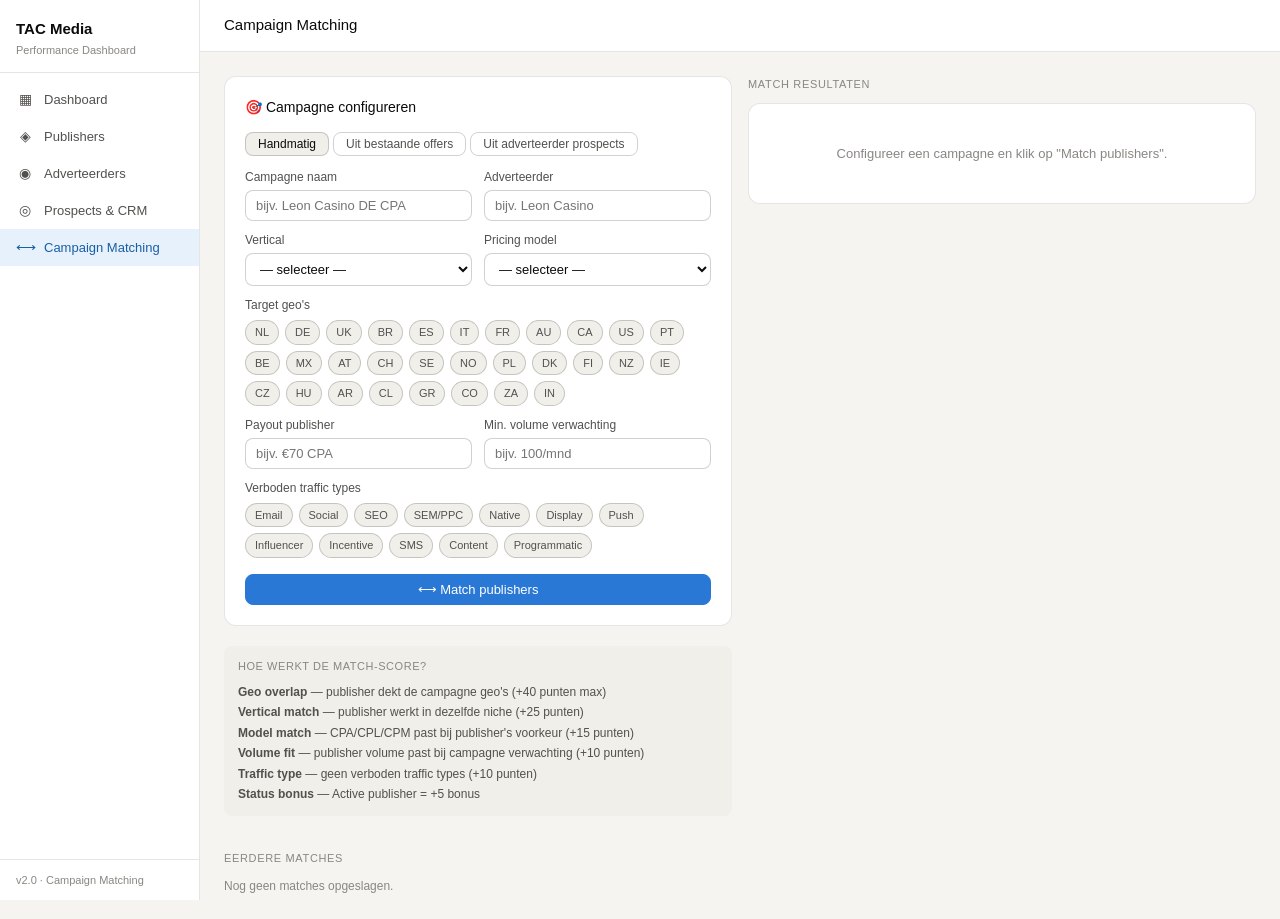
<file: matching.html>
<!DOCTYPE html>
<html lang="nl">
<head>
<meta charset="UTF-8">
<meta name="viewport" content="width=device-width, initial-scale=1.0">
<title>Campaign Matching — TAC Dashboard</title>
<link rel="manifest" href="manifest.json">
<link rel="stylesheet" href="shared.css">
<style>
.match-card { background: var(--surface); border: 0.5px solid var(--border); border-radius: 12px; padding: 16px; margin-bottom: 10px; display: grid; grid-template-columns: 1fr auto; gap: 16px; align-items: start; }
.match-card:hover { border-color: var(--accent); }
.match-name { font-size: 13px; font-weight: 500; margin-bottom: 4px; }
.match-meta { font-size: 11px; color: var(--text-muted); }
.match-right { text-align: right; }
.score-num { font-size: 24px; font-weight: 600; }
.score-label { font-size: 10px; color: var(--text-muted); text-transform: uppercase; letter-spacing: .05em; }
.score-bar-wrap { width: 80px; height: 5px; background: var(--border-strong); border-radius: 3px; overflow: hidden; margin: 4px 0 6px auto; }
.score-bar-fill { height: 100%; border-radius: 3px; }
.match-reasons { font-size: 11px; color: var(--text-sec); margin-top: 6px; }
.match-reasons span { display: inline-block; background: var(--surface2); border-radius: 4px; padding: 2px 7px; margin: 2px; border: 0.5px solid var(--border-strong); }
.match-reasons span.hit { background: var(--green-bg); color: var(--green-text); border-color: var(--green); }
.match-reasons span.warn { background: var(--amber-bg); color: var(--amber-text); border-color: var(--amber); }
.campaign-panel { background: var(--surface); border: 0.5px solid var(--border); border-radius: 12px; padding: 20px; margin-bottom: 20px; }
.campaign-panel-title { font-size: 14px; font-weight: 500; margin-bottom: 14px; display: flex; align-items: center; gap: 8px; }
.empty-match { text-align: center; padding: 40px 24px; color: var(--text-muted); font-size: 13px; background: var(--surface); border: 0.5px solid var(--border); border-radius: 12px; }
.segment { background: var(--surface2); border-radius: 8px; padding: 12px 14px; margin-bottom: 10px; }
.segment-label { font-size: 11px; font-weight: 500; color: var(--text-muted); text-transform: uppercase; letter-spacing: .05em; margin-bottom: 8px; }
.quick-offer { background: var(--surface); border: 0.5px solid var(--border); border-radius: 8px; padding: 10px 12px; cursor: pointer; transition: border-color 0.12s; margin-bottom: 6px; }
.quick-offer:hover, .quick-offer.selected { border-color: var(--accent); background: var(--accent-bg); }
.quick-offer-name { font-size: 12px; font-weight: 500; }
.quick-offer-meta { font-size: 10px; color: var(--text-muted); margin-top: 2px; }
.tab-panels > div { display: none; } .tab-panels > div.active { display: block; }
</style>
</head>
<body>

<aside class="sidebar">
  <div class="sidebar-logo">
    <div class="logo-main">TAC Media</div>
    <div class="logo-sub">Performance Dashboard</div>
  </div>
  <nav id="mainNav"></nav>
  <div class="sidebar-bottom">v2.0 · Campaign Matching</div>
</aside>

<div class="main-content">
<div class="page-header">
  <span class="page-title">Campaign Matching</span>
  <div class="page-actions">
    <span id="matchCount" style="font-size:12px;color:var(--text-muted)"></span>
  </div>
</div>

<div class="content">

<div class="grid2" style="align-items:start">

  <!-- LEFT: Campaign configurator -->
  <div>
    <div class="campaign-panel">
      <div class="campaign-panel-title">🎯 Campagne configureren</div>

      <div class="tabs" id="campModeTabs">
        <button class="tab active" onclick="setCampMode('manual',this)">Handmatig</button>
        <button class="tab" onclick="setCampMode('offer',this)">Uit bestaande offers</button>
        <button class="tab" onclick="setCampMode('prospect',this)">Uit adverteerder prospects</button>
      </div>

      <!-- Manual mode -->
      <div id="modeManual">
        <div class="form-row">
          <div class="form-group"><label>Campagne naam</label><input type="text" id="cName" placeholder="bijv. Leon Casino DE CPA"></div>
          <div class="form-group"><label>Adverteerder</label><input type="text" id="cAdvertiser" placeholder="bijv. Leon Casino"></div>
        </div>
        <div class="form-row">
          <div class="form-group"><label>Vertical</label>
            <select id="cVertical">
              <option value="">— selecteer —</option>
              <option>iGaming</option><option>Leadgen</option><option>Dating</option>
              <option>Finance</option><option>eCommerce</option><option>Health</option><option>Software</option><option>Other</option>
            </select>
          </div>
          <div class="form-group"><label>Pricing model</label>
            <select id="cModel"><option value="">— selecteer —</option>
              <option>CPA</option><option>CPL</option><option>CPM</option><option>CPS</option>
            </select>
          </div>
        </div>
        <div class="form-group" style="margin-bottom:10px"><label>Target geo's</label>
          <div class="chip-group" id="cGeoChips"></div>
        </div>
        <div class="form-row">
          <div class="form-group"><label>Payout publisher</label><input type="text" id="cPayout" placeholder="bijv. €70 CPA"></div>
          <div class="form-group"><label>Min. volume verwachting</label><input type="text" id="cVolume" placeholder="bijv. 100/mnd"></div>
        </div>
        <div class="form-group" style="margin-bottom:12px"><label>Verboden traffic types</label>
          <div class="chip-group" id="cExcludeChips"></div>
        </div>
      </div>

      <!-- From existing offers -->
      <div id="modeOffer" style="display:none">
        <div style="font-size:12px;color:var(--text-muted);margin-bottom:10px">Selecteer een bestaand Offer18 offer als basis:</div>
        <div id="quickOfferList"></div>
      </div>

      <!-- From advertiser prospects -->
      <div id="modeProspect" style="display:none">
        <div style="font-size:12px;color:var(--text-muted);margin-bottom:10px">Selecteer een adverteerder prospect om te matchen:</div>
        <div id="prospectOfferList"></div>
      </div>

      <button class="btn btn-primary" onclick="runMatch()" style="width:100%;margin-top:4px;justify-content:center">
        ⟷ Match publishers
      </button>
    </div>

    <!-- MATCH EXPLANATION -->
    <div class="segment">
      <div class="segment-label">Hoe werkt de match-score?</div>
      <div style="font-size:12px;color:var(--text-sec);line-height:1.7">
        <strong>Geo overlap</strong> — publisher dekt de campagne geo's (+40 punten max)<br>
        <strong>Vertical match</strong> — publisher werkt in dezelfde niche (+25 punten)<br>
        <strong>Model match</strong> — CPA/CPL/CPM past bij publisher's voorkeur (+15 punten)<br>
        <strong>Volume fit</strong> — publisher volume past bij campagne verwachting (+10 punten)<br>
        <strong>Traffic type</strong> — geen verboden traffic types (+10 punten)<br>
        <strong>Status bonus</strong> — Active publisher = +5 bonus
      </div>
    </div>
  </div>

  <!-- RIGHT: Match results -->
  <div>
    <div style="font-size:11px;font-weight:500;color:var(--text-muted);text-transform:uppercase;letter-spacing:.06em;margin-bottom:10px">Match resultaten</div>
    <div id="matchResults"><div class="empty-match">Configureer een campagne en klik op "Match publishers".</div></div>
  </div>

</div>

<!-- HISTORY -->
<div class="section-label">Eerdere matches</div>
<div id="matchHistory"><div style="font-size:12px;color:var(--text-muted)">Nog geen matches opgeslagen.</div></div>

</div>
</div>

<div class="toast" id="toast"></div>
<script src="nav.js"></script>
<script>
renderNav('matching');

const GEOS = ['NL','DE','UK','BR','ES','IT','FR','AU','CA','US','PT','BE','MX','AT','CH','SE','NO','PL','DK','FI','NZ','IE','CZ','HU','AR','CL','GR','CO','ZA','IN'];
const TRAFFIC_TYPES = ['Email','Social','SEO','SEM/PPC','Native','Display','Push','Influencer','Incentive','SMS','Content','Programmatic'];

let campMode = 'manual';
let selectedOffer = null;
let matchHistory = loadData('matchHistory') || [];

function loadData(key) {
  try { return JSON.parse(localStorage.getItem('tac_crm_' + key) || 'null'); } catch { return null; }
}
function saveData(key, val) {
  try { localStorage.setItem('tac_crm_' + key, JSON.stringify(val)); } catch {}
}
function showToast(msg, dur=2200) {
  const t = document.getElementById('toast');
  t.textContent = msg; t.classList.add('show');
  setTimeout(() => t.classList.remove('show'), dur);
}

// Build chips
function buildChips(id, items, selected=[]) {
  document.getElementById(id).innerHTML = items.map(item =>
    `<span class="chip ${selected.includes(item)?'selected':''}" onclick="this.classList.toggle('selected')">${item}</span>`
  ).join('');
}
buildChips('cGeoChips', GEOS);
buildChips('cExcludeChips', TRAFFIC_TYPES);

function getChips(id) {
  return [...document.querySelectorAll(`#${id} .chip.selected`)].map(c => c.textContent.trim());
}

function setCampMode(mode, el) {
  campMode = mode;
  document.querySelectorAll('#campModeTabs .tab').forEach(t=>t.classList.remove('active'));
  if(el) el.classList.add('active');
  document.getElementById('modeManual').style.display = mode==='manual' ? '' : 'none';
  document.getElementById('modeOffer').style.display = mode==='offer' ? '' : 'none';
  document.getElementById('modeProspect').style.display = mode==='prospect' ? '' : 'none';
  if (mode==='offer') renderQuickOffers();
  if (mode==='prospect') renderProspectOffers();
}

// Built-in TAC top offers for quick selection
const TAC_OFFERS = [
  {name:'Leon Casino BR CPA',advertiser:'Leon Casino',vertical:'iGaming',model:'CPA',geos:['BR'],payout:'$25–30 CPA',rej:12.0},
  {name:'Leon Casino DE CPA',advertiser:'Leon Casino',vertical:'iGaming',model:'CPA',geos:['DE'],payout:'$90 CPA',rej:30.8},
  {name:'TWIN Casino DE CPA',advertiser:'TWIN Casino',vertical:'iGaming',model:'CPA',geos:['DE'],payout:'$95 CPA',rej:19.9},
  {name:'MrPunter DE CPA',advertiser:'MrPunter',vertical:'iGaming',model:'CPA',geos:['DE'],payout:'€70 CPA',rej:10.5},
  {name:'Slott Casino DE CPA',advertiser:'Slott Casino',vertical:'iGaming',model:'CPA',geos:['DE'],payout:'$88 CPA',rej:15.0},
  {name:'Melbet BR CPA',advertiser:'Melbet',vertical:'iGaming',model:'CPA',geos:['BR'],payout:'$25 CPA',rej:29.8},
  {name:'FreeSpinGenius IT CPL',advertiser:'FreeSpinGenius',vertical:'iGaming',model:'CPL',geos:['IT'],payout:'€1.64/lead',rej:4.4},
  {name:'FreeSpinGenius UK CPL',advertiser:'FreeSpinGenius',vertical:'iGaming',model:'CPL',geos:['UK'],payout:'€1.92/lead',rej:2.9},
  {name:'Superfreebingo UK CPL',advertiser:'Superfreebingo',vertical:'iGaming',model:'CPL',geos:['UK'],payout:'£2.49/lead',rej:0.0},
  {name:'123Casinos NZ CPL',advertiser:'123Casinos',vertical:'iGaming',model:'CPL',geos:['NZ'],payout:'€2/lead',rej:0.0},
  {name:'Registreer NL CPL',advertiser:'Registreer',vertical:'iGaming',model:'CPL',geos:['NL'],payout:'€1.02/lead',rej:0.0},
  {name:'Verisure BE-NL CPL',advertiser:'Verisure',vertical:'Leadgen',model:'CPL',geos:['NL','BE'],payout:'€30/lead',rej:0.0},
  {name:'On that ass multi-geo',advertiser:'On that ass',vertical:'Dating',model:'CPL',geos:['NL','DE','FR','UK','SE'],payout:'€5.14/lead',rej:0.0},
  {name:'Philips DE CPL',advertiser:'Philips',vertical:'Leadgen',model:'CPL',geos:['DE'],payout:'€0.70/lead',rej:0.0},
  {name:'WinMaker DE CPA',advertiser:'WinMaker',vertical:'iGaming',model:'CPA',geos:['DE'],payout:'€70 CPA',rej:0.0},
  {name:'RollingSlots DE CPA',advertiser:'RollingSlots',vertical:'iGaming',model:'CPA',geos:['DE'],payout:'€70 CPA',rej:0.0},
  {name:'MafiaCasino ES CPA',advertiser:'MafiaCasino',vertical:'iGaming',model:'CPA',geos:['ES'],payout:'€50 CPA',rej:0.0},
  {name:'mybest.bet BR CPA',advertiser:'mybest.bet',vertical:'iGaming',model:'CPA',geos:['BR'],payout:'€20 CPA',rej:0.0},
  {name:'Flagman BR CPA',advertiser:'Flagman',vertical:'iGaming',model:'CPA',geos:['BR'],payout:'$25 CPA',rej:0.0},
  {name:'Altroconsumo IT CPA',advertiser:'Altroconsumo',vertical:'Leadgen',model:'CPA',geos:['IT'],payout:'€33 CPA',rej:3.6},
];

function renderQuickOffers() {
  document.getElementById('quickOfferList').innerHTML = TAC_OFFERS.map((o,i) => `
    <div class="quick-offer ${selectedOffer===i?'selected':''}" onclick="selectOffer(${i})">
      <div class="quick-offer-name">${o.name}</div>
      <div class="quick-offer-meta">${o.geos.join(', ')} · ${o.model} · ${o.payout} · rej: ${o.rej}%</div>
    </div>
  `).join('');
}

function selectOffer(i) {
  selectedOffer = i;
  renderQuickOffers();
}

function renderProspectOffers() {
  const advs = loadData('advertisers') || [];
  if (!advs.length) {
    document.getElementById('prospectOfferList').innerHTML = '<div style="font-size:12px;color:var(--text-muted)">Geen adverteerder prospects gevonden. Voeg ze toe via de <a href="prospects.html" style="color:var(--accent)">Prospects & CRM</a> module.</div>';
    return;
  }
  document.getElementById('prospectOfferList').innerHTML = advs.map((a,i) => `
    <div class="quick-offer ${selectedOffer==='adv_'+a.id?'selected':''}" onclick="selectProspectAdv('adv_${a.id}')">
      <div class="quick-offer-name">${a.name}</div>
      <div class="quick-offer-meta">${(a.geos||[]).join(', ')||a.country||'—'} · ${a.vertical||'—'} · ${a.model||'—'}</div>
    </div>
  `).join('');
}

function selectProspectAdv(id) {
  selectedOffer = id;
  renderProspectOffers();
}

// MATCHING ENGINE
function getCampaignConfig() {
  if (campMode === 'manual') {
    return {
      name: document.getElementById('cName').value || 'Unnamed campaign',
      advertiser: document.getElementById('cAdvertiser').value,
      vertical: document.getElementById('cVertical').value,
      model: document.getElementById('cModel').value,
      geos: getChips('cGeoChips'),
      excludeTraffic: getChips('cExcludeChips'),
      payout: document.getElementById('cPayout').value,
      volume: document.getElementById('cVolume').value,
    };
  } else if (campMode === 'offer' && selectedOffer !== null) {
    const o = TAC_OFFERS[selectedOffer];
    return { name: o.name, advertiser: o.advertiser, vertical: o.vertical, model: o.model, geos: o.geos, excludeTraffic: [], payout: o.payout, volume: '' };
  } else if (campMode === 'prospect' && selectedOffer) {
    const id = selectedOffer.replace('adv_','');
    const advs = loadData('advertisers') || [];
    const a = advs.find(x=>x.id===id);
    if (!a) return null;
    return { name: a.name, advertiser: a.name, vertical: a.vertical||'', model: a.model||'', geos: a.geos||[], excludeTraffic: [], payout: '', volume: '' };
  }
  return null;
}

function scorePublisher(pub, camp) {
  let score = 0;
  const reasons = [];
  const warnings = [];

  // Geo overlap (max 40)
  if (camp.geos.length > 0 && pub.geos.length > 0) {
    const overlap = pub.geos.filter(g => camp.geos.includes(g));
    if (overlap.length > 0) {
      const pts = Math.round(Math.min(40, (overlap.length / camp.geos.length) * 40));
      score += pts;
      reasons.push(`Geo match: ${overlap.join(', ')} (+${pts})`);
    } else {
      warnings.push('Geen geo overlap');
    }
  } else if (pub.geos.length === 0 && camp.geos.length > 0) {
    warnings.push('Geen geo info');
  } else {
    score += 20; // no geo specified — partial credit
  }

  // Vertical (max 25)
  if (camp.vertical && pub.verticals && pub.verticals.includes(camp.vertical)) {
    score += 25;
    reasons.push(`Vertical match: ${camp.vertical} (+25)`);
  } else if (camp.vertical && pub.verticals && pub.verticals.length > 0) {
    warnings.push(`Vertical mismatch (pub: ${pub.verticals.join(', ')})`);
  } else if (!camp.vertical || !pub.verticals || !pub.verticals.length) {
    score += 10; // unknown — neutral
  }

  // Model (max 15)
  if (camp.model && pub.model) {
    if (pub.model === camp.model) { score += 15; reasons.push(`Model match: ${camp.model} (+15)`); }
    else if (pub.model === 'Hybrid') { score += 10; reasons.push('Hybrid model (+10)'); }
    else { warnings.push(`Model mismatch (pub: ${pub.model})`); }
  } else {
    score += 7;
  }

  // Traffic type exclusion (max 10)
  if (camp.excludeTraffic.length > 0 && pub.trafficTypes && pub.trafficTypes.length > 0) {
    const forbidden = pub.trafficTypes.filter(t => camp.excludeTraffic.includes(t));
    if (forbidden.length > 0) {
      warnings.push(`Verboden traffic: ${forbidden.join(', ')}`);
    } else {
      score += 10;
      reasons.push('Traffic type OK (+10)');
    }
  } else {
    score += 5;
  }

  // Status bonus
  if (pub.status === 'Active') { score += 5; reasons.push('Active publisher (+5)'); }
  else if (pub.status === 'Declined') { score -= 20; warnings.push('Publisher is Declined'); }

  // Volume fit (heuristic) — max 10
  if (pub.volume && camp.volume) {
    score += 5;
    reasons.push('Volume info beschikbaar (+5)');
  }

  return { score: Math.max(0, Math.min(100, score)), reasons, warnings };
}

function runMatch() {
  const camp = getCampaignConfig();
  if (!camp) { showToast('Selecteer eerst een campagne'); return; }
  if (camp.geos.length === 0 && campMode === 'manual') { showToast('Selecteer minimaal één geo'); return; }

  const publishers = loadData('publishers') || [];
  if (!publishers.length) {
    document.getElementById('matchResults').innerHTML = `
      <div class="empty-match">
        <div style="font-size:24px;margin-bottom:8px">👥</div>
        Geen publishers gevonden. Voeg publishers toe via <a href="prospects.html" style="color:var(--accent)">Prospects & CRM</a>.
      </div>`;
    return;
  }

  const results = publishers
    .map(pub => ({ pub, ...scorePublisher(pub, camp) }))
    .sort((a, b) => b.score - a.score);

  const scoreColor = s => s >= 75 ? '#1baf7a' : s >= 50 ? '#eda100' : '#e34948';
  const scoreLabel = s => s >= 75 ? 'Sterke match' : s >= 50 ? 'Redelijke match' : s >= 25 ? 'Zwakke match' : 'Geen match';

  document.getElementById('matchCount').textContent = `${results.length} publishers gescreend`;

  document.getElementById('matchResults').innerHTML = results.map(r => `
    <div class="match-card">
      <div>
        <div class="match-name">${r.pub.name}</div>
        <div class="match-meta">
          ${(r.pub.geos||[]).slice(0,5).join(' · ')}${(r.pub.geos||[]).length>5?' +'+((r.pub.geos||[]).length-5):''}
          ${r.pub.model ? ' · ' + r.pub.model : ''}
          ${r.pub.status ? ' · ' + r.pub.status : ''}
        </div>
        <div class="match-reasons">
          ${r.reasons.map(rr=>`<span class="hit">${rr}</span>`).join('')}
          ${r.warnings.map(w=>`<span class="warn">⚠ ${w}</span>`).join('')}
        </div>
        ${r.pub.targetingNotes ? `<div style="font-size:11px;color:var(--text-sec);margin-top:6px">📝 ${r.pub.targetingNotes}</div>` : ''}
      </div>
      <div class="match-right">
        <div class="score-num" style="color:${scoreColor(r.score)}">${r.score}</div>
        <div class="score-label">${scoreLabel(r.score)}</div>
        <div class="score-bar-wrap">
          <div class="score-bar-fill" style="width:${r.score}%;background:${scoreColor(r.score)}"></div>
        </div>
        <div style="display:flex;flex-direction:column;gap:4px;margin-top:6px">
          <button class="btn btn-sm btn-primary" onclick="saveMatch('${r.pub.id}','${camp.name}',${r.score})">Opslaan</button>
          <a href="prospects.html" class="btn btn-sm">Profiel</a>
        </div>
      </div>
    </div>
  `).join('');
}

function saveMatch(pubId, campName, score) {
  const pub = (loadData('publishers')||[]).find(p=>p.id===pubId);
  if (!pub) return;
  matchHistory.unshift({ id: Date.now().toString(36), pubId, pubName: pub.name, campName, score, date: new Date().toLocaleDateString('nl-NL') });
  if (matchHistory.length > 50) matchHistory = matchHistory.slice(0,50);
  saveData('matchHistory', matchHistory);
  renderHistory();
  showToast('Match opgeslagen ✓');
}

function renderHistory() {
  const el = document.getElementById('matchHistory');
  if (!matchHistory.length) { el.innerHTML = '<div style="font-size:12px;color:var(--text-muted)">Nog geen matches opgeslagen.</div>'; return; }
  const scoreColor = s => s >= 75 ? 'pill-green' : s >= 50 ? 'pill-amber' : 'pill-red';
  el.innerHTML = `<div class="card" style="padding:0"><div class="tw"><table>
    <thead><tr><th>Publisher</th><th>Campagne</th><th>Score</th><th>Datum</th><th></th></tr></thead>
    <tbody>${matchHistory.slice(0,20).map(m=>`<tr>
      <td style="font-weight:500">${m.pubName}</td>
      <td style="font-size:12px">${m.campName}</td>
      <td><span class="pill ${scoreColor(m.score)}">${m.score}/100</span></td>
      <td style="font-size:11px;color:var(--text-muted)">${m.date}</td>
      <td><button class="btn btn-sm" onclick="deleteMatch('${m.id}')" style="color:var(--red-text)">✕</button></td>
    </tr>`).join('')}</tbody>
  </table></div></div>`;
}

function deleteMatch(id) {
  matchHistory = matchHistory.filter(m=>m.id!==id);
  saveData('matchHistory', matchHistory);
  renderHistory();
}

renderHistory();
</script>
</body>
</html>
</file>
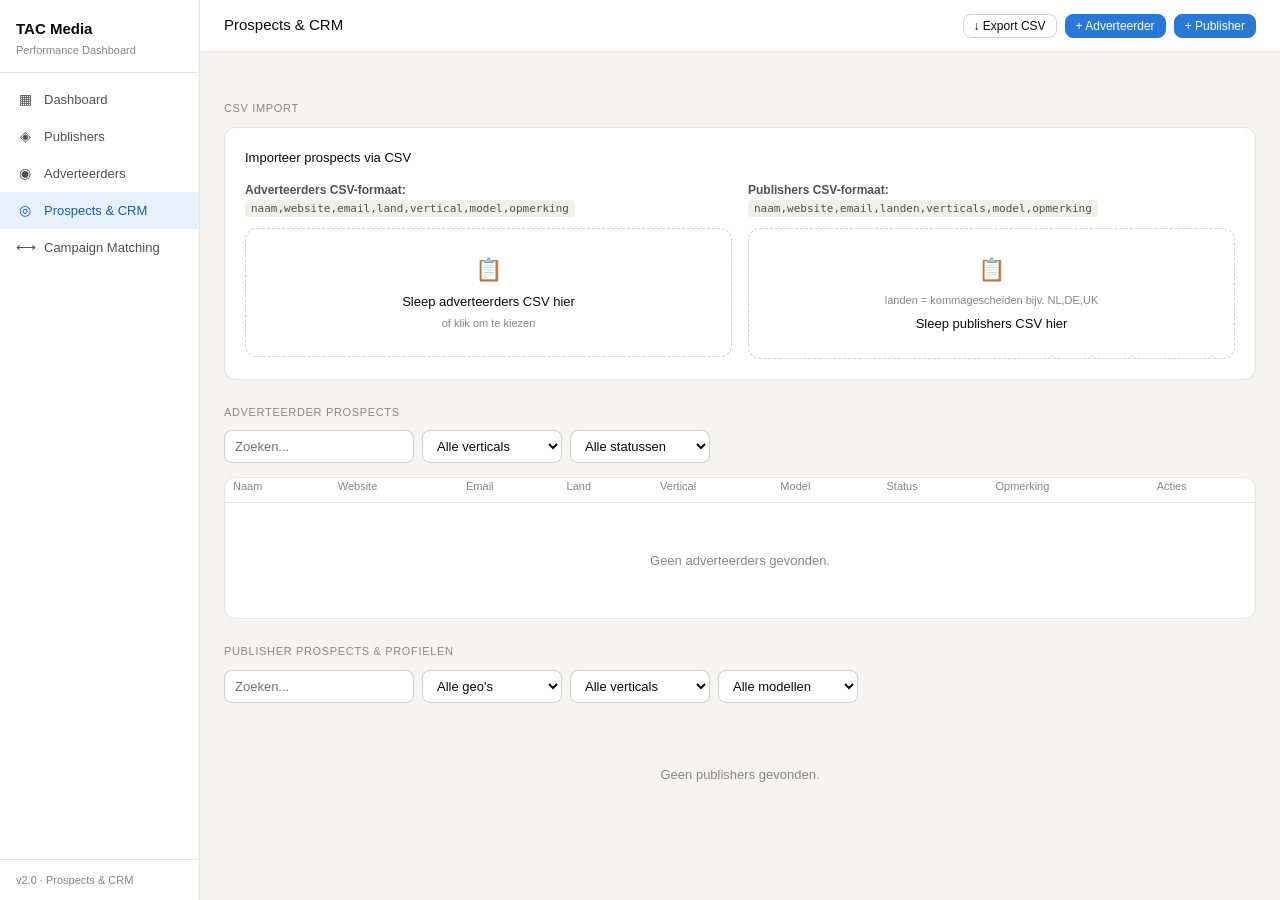
<file: prospects.html>
<!DOCTYPE html>
<html lang="nl">
<head>
<meta charset="UTF-8">
<meta name="viewport" content="width=device-width, initial-scale=1.0">
<title>Prospects & CRM — TAC Dashboard</title>
<link rel="manifest" href="manifest.json">
<link rel="stylesheet" href="shared.css">
<style>
.profile-card { background: var(--surface); border: 0.5px solid var(--border); border-radius: 12px; padding: 16px; margin-bottom: 12px; }
.profile-header { display: flex; align-items: flex-start; justify-content: space-between; gap: 12px; margin-bottom: 12px; }
.profile-name { font-size: 14px; font-weight: 500; }
.profile-meta { font-size: 11px; color: var(--text-muted); margin-top: 2px; }
.profile-section { margin-top: 12px; }
.profile-section-title { font-size: 11px; font-weight: 500; color: var(--text-muted); text-transform: uppercase; letter-spacing: .05em; margin-bottom: 6px; }
.suggestion-box { background: var(--amber-bg); border: 0.5px solid var(--amber); border-radius: var(--radius); padding: 8px 12px; font-size: 12px; color: var(--amber-text); margin-top: 8px; }
.suggestion-box strong { display: block; margin-bottom: 3px; }
.dup-badge { font-size: 10px; padding: 2px 7px; border-radius: 4px; background: var(--amber-bg); color: var(--amber-text); font-weight: 500; }
.csv-preview { max-height: 180px; overflow-y: auto; }
.import-result { padding: 10px 14px; border-radius: var(--radius); font-size: 12px; margin-top: 10px; }
.import-ok { background: var(--green-bg); color: var(--green-text); }
.import-warn { background: var(--amber-bg); color: var(--amber-text); }
.filter-bar { display: flex; gap: 8px; flex-wrap: wrap; margin-bottom: 14px; }
.filter-bar select, .filter-bar input[type=text] { width: auto; min-width: 140px; }
.prospect-actions { display: flex; gap: 6px; }
.modal-overlay { display: none; position: fixed; inset: 0; background: rgba(0,0,0,0.4); z-index: 200; align-items: center; justify-content: center; }
.modal-overlay.open { display: flex; }
.modal { background: var(--surface); border-radius: 14px; padding: 24px; max-width: 640px; width: 90%; max-height: 90vh; overflow-y: auto; box-shadow: 0 8px 32px rgba(0,0,0,0.18); }
.modal-title { font-size: 16px; font-weight: 500; margin-bottom: 16px; }
.modal-footer { display: flex; gap: 8px; justify-content: flex-end; margin-top: 20px; }
</style>
</head>
<body>

<aside class="sidebar">
  <div class="sidebar-logo">
    <div class="logo-main">TAC Media</div>
    <div class="logo-sub">Performance Dashboard</div>
  </div>
  <nav id="mainNav"></nav>
  <div class="sidebar-bottom">v2.0 · Prospects & CRM</div>
</aside>

<div class="main-content">
<div class="page-header">
  <span class="page-title">Prospects & CRM</span>
  <div class="page-actions">
    <button class="btn btn-sm" onclick="exportCSV()">↓ Export CSV</button>
    <button class="btn btn-primary btn-sm" onclick="openModal('advertiser')">+ Adverteerder</button>
    <button class="btn btn-primary btn-sm" onclick="openModal('publisher')">+ Publisher</button>
  </div>
</div>

<div class="content">

  <!-- IMPORT -->
  <div class="section-label">CSV Import</div>
  <div class="card">
    <div class="card-title">Importeer prospects via CSV</div>
    <div class="grid2">
      <div>
        <p style="font-size:12px;color:var(--text-sec);margin-bottom:10px">
          <strong>Adverteerders CSV-formaat:</strong><br>
          <code style="font-size:11px;background:var(--surface2);padding:2px 6px;border-radius:4px">naam,website,email,land,vertical,model,opmerking</code>
        </p>
        <div class="upload-zone" onclick="document.getElementById('csvAdv').click()">
          <div style="font-size:22px;margin-bottom:6px">📋</div>
          <div style="font-size:13px;font-weight:500">Sleep adverteerders CSV hier</div>
          <div style="font-size:11px;color:var(--text-muted);margin-top:4px">of klik om te kiezen</div>
        </div>
        <input type="file" id="csvAdv" accept=".csv" onchange="importCSV(this,'advertiser')">
        <div id="advImportResult"></div>
      </div>
      <div>
        <p style="font-size:12px;color:var(--text-sec);margin-bottom:10px">
          <strong>Publishers CSV-formaat:</strong><br>
          <code style="font-size:11px;background:var(--surface2);padding:2px 6px;border-radius:4px">naam,website,email,landen,verticals,model,opmerking</code>
        </p>
        <div class="upload-zone" onclick="document.getElementById('csvPub').click()">
          <div style="font-size:22px;margin-bottom:6px">📋</div>
          <div style="font-size:11px;color:var(--text-muted)">landen = kommagescheiden bijv. NL,DE,UK</div>
          <div style="font-size:13px;font-weight:500;margin-top:6px">Sleep publishers CSV hier</div>
        </div>
        <input type="file" id="csvPub" accept=".csv" onchange="importCSV(this,'publisher')">
        <div id="pubImportResult"></div>
      </div>
    </div>
  </div>

  <!-- ADVERTISER PROSPECTS -->
  <div class="section-label">Adverteerder prospects</div>
  <div class="filter-bar">
    <input type="text" id="advSearch" placeholder="Zoeken..." oninput="renderAdvertisers()" style="max-width:200px">
    <select id="advVertFilter" onchange="renderAdvertisers()">
      <option value="">Alle verticals</option>
      <option>iGaming</option><option>Leadgen</option><option>Dating</option>
      <option>Finance</option><option>eCommerce</option><option>Health</option><option>Software</option><option>Other</option>
    </select>
    <select id="advStatusFilter" onchange="renderAdvertisers()">
      <option value="">Alle statussen</option>
      <option>Prospect</option><option>Contacted</option><option>Active</option><option>Declined</option>
    </select>
  </div>
  <div class="card" style="padding:0">
    <div class="tw">
      <table>
        <thead><tr>
          <th>Naam</th><th>Website</th><th>Email</th><th>Land</th><th>Vertical</th>
          <th>Model</th><th>Status</th><th>Opmerking</th><th>Acties</th>
        </tr></thead>
        <tbody id="advTable"><tr><td colspan="9" class="empty-state">Nog geen adverteerders. Voeg toe of importeer via CSV.</td></tr></tbody>
      </table>
    </div>
  </div>

  <!-- PUBLISHER PROSPECTS -->
  <div class="section-label">Publisher prospects & profielen</div>
  <div class="filter-bar">
    <input type="text" id="pubSearch" placeholder="Zoeken..." oninput="renderPublishers()">
    <select id="pubGeoFilter" onchange="renderPublishers()">
      <option value="">Alle geo's</option>
    </select>
    <select id="pubVertFilter2" onchange="renderPublishers()">
      <option value="">Alle verticals</option>
      <option>iGaming</option><option>Leadgen</option><option>Dating</option>
      <option>Finance</option><option>eCommerce</option><option>Health</option><option>Software</option><option>Other</option>
    </select>
    <select id="pubModelFilter" onchange="renderPublishers()">
      <option value="">Alle modellen</option>
      <option>CPA</option><option>CPL</option><option>CPM</option><option>CPS</option>
    </select>
  </div>
  <div id="publisherCards"><div class="empty-state">Nog geen publishers. Voeg toe of importeer via CSV.</div></div>

</div>
</div>

<!-- ADD/EDIT MODAL -->
<div class="modal-overlay" id="modalOverlay" onclick="if(event.target===this)closeModal()">
<div class="modal">
  <div class="modal-title" id="modalTitle">Prospect toevoegen</div>

  <input type="hidden" id="modalType">
  <input type="hidden" id="modalEditId">

  <div id="modalCommon">
    <div class="form-row">
      <div class="form-group"><label>Naam *</label><input type="text" id="fName" placeholder="Bedrijfsnaam"></div>
      <div class="form-group"><label>Website</label><input type="url" id="fWebsite" placeholder="https://"></div>
    </div>
    <div class="form-row">
      <div class="form-group"><label>Email</label><input type="email" id="fEmail" placeholder="contact@bedrijf.com"></div>
      <div class="form-group"><label>Status</label>
        <select id="fStatus"><option>Prospect</option><option>Contacted</option><option>Active</option><option>Declined</option></select>
      </div>
    </div>
    <div class="form-row">
      <div class="form-group"><label>Pricing model</label>
        <select id="fModel"><option value="">— selecteer —</option><option>CPA</option><option>CPL</option><option>CPM</option><option>CPS</option><option>Hybrid</option></select>
      </div>
      <div class="form-group"><label>Opmerking</label><input type="text" id="fNote" placeholder="Vrij veld"></div>
    </div>
  </div>

  <!-- ADVERTISER SPECIFIC -->
  <div id="modalAdvFields">
    <div class="form-row">
      <div class="form-group"><label>Land (adverteerder)</label>
        <select id="fAdvGeo"><option value="">— selecteer —</option></select>
      </div>
      <div class="form-group"><label>Vertical</label>
        <select id="fAdvVert"><option value="">— selecteer —</option>
          <option>iGaming</option><option>Leadgen</option><option>Dating</option>
          <option>Finance</option><option>eCommerce</option><option>Health</option><option>Software</option><option>Other</option>
        </select>
      </div>
    </div>
    <div class="form-group" style="margin-bottom:10px"><label>Target geo's voor campagne</label>
      <div class="chip-group" id="advGeoChips"></div>
    </div>
  </div>

  <!-- PUBLISHER SPECIFIC -->
  <div id="modalPubFields" style="display:none">
    <div class="section-label" style="margin-top:8px">Publisher profiel</div>

    <div class="form-group" style="margin-bottom:10px"><label>Actieve geo's <span style="color:var(--text-muted)">(aanvinken)</span></label>
      <div class="chip-group" id="pubGeoChips"></div>
    </div>
    <div class="form-group" style="margin-bottom:10px"><label>Verticals</label>
      <div class="chip-group" id="pubVertChips"></div>
    </div>
    <div class="form-group" style="margin-bottom:10px"><label>Traffic types</label>
      <div class="chip-group" id="pubTrafficChips"></div>
    </div>

    <div style="background:var(--amber-bg);border:0.5px solid var(--amber);border-radius:var(--radius);padding:10px 12px;font-size:12px;color:var(--amber-text);margin:10px 0">
      <strong style="display:block;margin-bottom:4px">💡 Targeting suggesties van TAC</strong>
      <div id="targetingSuggestions">Vul geo's en verticals in voor automatische suggesties.</div>
    </div>

    <div class="form-group" style="margin-bottom:10px"><label>Eigen targeting notities</label>
      <textarea id="fTargetingNotes" rows="2" placeholder="Bijv. focus op 25–45 jarige mannen, mobile-first, incentive traffic..."></textarea>
    </div>
    <div class="form-row">
      <div class="form-group"><label>Min. payout verwachting</label><input type="text" id="fMinPayout" placeholder="bijv. €20 CPA"></div>
      <div class="form-group"><label>Volume/mnd (geschat)</label><input type="text" id="fVolume" placeholder="bijv. 500–1000 conv"></div>
    </div>
  </div>

  <div class="modal-footer">
    <button class="btn" onclick="closeModal()">Annuleren</button>
    <button class="btn btn-primary" onclick="saveProspect()">Opslaan</button>
  </div>
</div>
</div>

<div class="toast" id="toast"></div>

<script src="nav.js"></script>
<script>
renderNav('prospects');

const GEOS = ['NL','DE','UK','BR','ES','IT','FR','AU','CA','US','PT','BE','MX','AT','CH','SE','NO','PL','DK','FI','NZ','IE','CZ','HU','AR','CL','GR','CO','ZA','IN'];
const VERTICALS = ['iGaming','Leadgen','Dating','Finance','eCommerce','Health','Software','Other'];
const TRAFFIC_TYPES = ['Email','Social','SEO','SEM/PPC','Native','Display','Push','Influencer','Incentive','SMS','Content','Programmatic'];

// State
let advertisers = loadData('advertisers') || [];
let publishers = loadData('publishers') || [];

function loadData(key) {
  try { return JSON.parse(localStorage.getItem('tac_crm_' + key) || 'null'); } catch { return null; }
}
function saveData(key, data) {
  try { localStorage.setItem('tac_crm_' + key, JSON.stringify(data)); } catch(e) { showToast('Opslag vol — verwijder wat data'); }
}
function showToast(msg, dur=2500) {
  const t = document.getElementById('toast');
  t.textContent = msg; t.classList.add('show');
  setTimeout(() => t.classList.remove('show'), dur);
}

// Deduplication
function isDuplicate(arr, name, website, excludeId=null) {
  const normName = name.toLowerCase().trim();
  const normWeb = (website||'').toLowerCase().replace(/^https?:\/\/(www\.)?/,'').replace(/\/$/,'');
  return arr.some(r => {
    if (r.id === excludeId) return false;
    const rName = r.name.toLowerCase().trim();
    const rWeb = (r.website||'').toLowerCase().replace(/^https?:\/\/(www\.)?/,'').replace(/\/$/,'');
    return rName === normName || (normWeb && rWeb && rWeb === normWeb);
  });
}

function generateId() { return Date.now().toString(36) + Math.random().toString(36).slice(2,6); }

// CSV IMPORT
function importCSV(input, type) {
  const file = input.files[0];
  if (!file) return;
  const reader = new FileReader();
  reader.onload = e => {
    const lines = e.target.result.split('\n').map(l => l.trim()).filter(Boolean);
    if (lines.length < 2) { showToast('CSV lijkt leeg'); return; }

    let added = 0, dupes = 0, errors = 0;
    const headers = lines[0].split(',').map(h => h.trim().toLowerCase());

    for (let i = 1; i < lines.length; i++) {
      const cols = parseCSVLine(lines[i]);
      if (cols.length < 1) continue;

      const get = (keys) => {
        for (const k of keys) {
          const idx = headers.indexOf(k);
          if (idx >= 0 && cols[idx]) return cols[idx].trim();
        }
        return '';
      };

      const name = get(['naam','name','company','bedrijf']) || cols[0]?.trim();
      if (!name) { errors++; continue; }

      if (type === 'advertiser') {
        if (isDuplicate(advertisers, name, get(['website','url','site']))) { dupes++; continue; }
        advertisers.push({
          id: generateId(), type: 'advertiser', name,
          website: get(['website','url','site']),
          email: get(['email','mail']),
          country: get(['land','country','geo']),
          vertical: get(['vertical','niche','categorie']),
          model: get(['model','pricing']),
          status: get(['status']) || 'Prospect',
          note: get(['opmerking','note','notes','opmerkingen']),
          geos: get(['geos','landen','countries']) ? get(['geos','landen','countries']).split(/[;|]/).map(g=>g.trim()) : [],
          created: Date.now()
        });
        added++;
      } else {
        const landen = get(['landen','countries','geos','land','country']);
        if (isDuplicate(publishers, name, get(['website','url','site']))) { dupes++; continue; }
        publishers.push({
          id: generateId(), type: 'publisher', name,
          website: get(['website','url','site']),
          email: get(['email','mail']),
          geos: landen ? landen.split(/[,;|]/).map(g=>g.trim().toUpperCase()) : [],
          verticals: get(['verticals','vertical','niche']) ? get(['verticals','vertical','niche']).split(/[,;|]/).map(v=>v.trim()) : [],
          trafficTypes: get(['traffic','traffic types','traffictype']) ? get(['traffic','traffic types','traffictype']).split(/[,;|]/).map(t=>t.trim()) : [],
          model: get(['model','pricing']),
          status: get(['status']) || 'Prospect',
          note: get(['opmerking','note','notes']),
          targetingNotes: get(['targeting','targeting notes']),
          minPayout: get(['min payout','payout','min']),
          volume: get(['volume','vol']),
          created: Date.now()
        });
        added++;
      }
    }

    saveData(type === 'advertiser' ? 'advertisers' : 'publishers', type === 'advertiser' ? advertisers : publishers);
    const resEl = document.getElementById(type === 'advertiser' ? 'advImportResult' : 'pubImportResult');
    resEl.innerHTML = `<div class="import-result ${dupes>0?'import-warn':'import-ok'}">
      ✓ ${added} geïmporteerd · ${dupes} duplicaten overgeslagen${errors>0?' · '+errors+' fouten':''}
    </div>`;
    type === 'advertiser' ? renderAdvertisers() : renderPublishers();
    updateGeoFilter();
    input.value = '';
  };
  reader.readAsText(file);
}

function parseCSVLine(line) {
  const result = []; let current = ''; let inQ = false;
  for (const c of line) {
    if (c === '"') { inQ = !inQ; }
    else if (c === ',' && !inQ) { result.push(current); current = ''; }
    else { current += c; }
  }
  result.push(current);
  return result.map(c => c.replace(/^"|"$/g,'').trim());
}

// RENDER ADVERTISERS
function renderAdvertisers() {
  const search = document.getElementById('advSearch').value.toLowerCase();
  const vert = document.getElementById('advVertFilter').value;
  const status = document.getElementById('advStatusFilter').value;

  let data = advertisers.filter(r => {
    if (search && !r.name.toLowerCase().includes(search) && !(r.email||'').toLowerCase().includes(search)) return false;
    if (vert && r.vertical !== vert) return false;
    if (status && r.status !== status) return false;
    return true;
  });

  const tbody = document.getElementById('advTable');
  if (!data.length) { tbody.innerHTML = '<tr><td colspan="9" class="empty-state">Geen adverteerders gevonden.</td></tr>'; return; }

  const statusColors = { Prospect:'pill-grey', Contacted:'pill-blue', Active:'pill-green', Declined:'pill-red' };
  tbody.innerHTML = data.map(r => `<tr>
    <td style="font-weight:500;font-size:12px">${r.name}</td>
    <td><a href="${r.website||'#'}" target="_blank" style="color:var(--accent);font-size:11px">${r.website?'↗ link':''}</a></td>
    <td style="font-size:11px">${r.email||''}</td>
    <td>${r.country||''}</td>
    <td>${r.vertical?`<span class="pill pill-purple">${r.vertical}</span>`:''}</td>
    <td>${r.model?`<span class="pill pill-blue">${r.model}</span>`:''}</td>
    <td><span class="pill ${statusColors[r.status]||'pill-grey'}">${r.status}</span></td>
    <td style="font-size:11px;max-width:160px;overflow:hidden;text-overflow:ellipsis;white-space:nowrap" title="${r.note||''}">${r.note||''}</td>
    <td>
      <div class="prospect-actions">
        <button class="btn btn-sm" onclick="editProspect('${r.id}','advertiser')">✎</button>
        <button class="btn btn-sm" onclick="deleteProspect('${r.id}','advertiser')" style="color:var(--red-text)">✕</button>
      </div>
    </td>
  </tr>`).join('');
}

// RENDER PUBLISHERS
function renderPublishers() {
  const search = document.getElementById('pubSearch').value.toLowerCase();
  const geo = document.getElementById('pubGeoFilter').value;
  const vert = document.getElementById('pubVertFilter2').value;
  const model = document.getElementById('pubModelFilter').value;

  let data = publishers.filter(r => {
    if (search && !r.name.toLowerCase().includes(search)) return false;
    if (geo && !r.geos.includes(geo)) return false;
    if (vert && !r.verticals.includes(vert)) return false;
    if (model && r.model !== model) return false;
    return true;
  });

  const container = document.getElementById('publisherCards');
  if (!data.length) { container.innerHTML = '<div class="empty-state">Geen publishers gevonden.</div>'; return; }

  const statusColors = { Prospect:'pill-grey', Contacted:'pill-blue', Active:'pill-green', Declined:'pill-red' };
  container.innerHTML = data.map(r => {
    const suggestions = generateTargetingSuggestions(r.geos, r.verticals, r.trafficTypes);
    return `<div class="profile-card">
      <div class="profile-header">
        <div>
          <div class="profile-name">${r.name}</div>
          <div class="profile-meta">${r.email||''} ${r.website?'· <a href="'+r.website+'" target="_blank" style="color:var(--accent)">website ↗</a>':''}</div>
        </div>
        <div style="display:flex;gap:6px;align-items:center;flex-shrink:0">
          <span class="pill ${statusColors[r.status]||'pill-grey'}">${r.status}</span>
          ${r.model?`<span class="pill pill-blue">${r.model}</span>`:''}
          <button class="btn btn-sm" onclick="editProspect('${r.id}','publisher')">✎</button>
          <button class="btn btn-sm" onclick="deleteProspect('${r.id}','publisher')" style="color:var(--red-text)">✕</button>
        </div>
      </div>

      ${r.geos.length ? `<div class="profile-section">
        <div class="profile-section-title">Geo's</div>
        <div class="chip-group">${r.geos.map(g=>`<span class="chip selected">${g}</span>`).join('')}</div>
      </div>` : ''}

      ${r.verticals.length ? `<div class="profile-section">
        <div class="profile-section-title">Verticals</div>
        <div class="chip-group">${r.verticals.map(v=>`<span class="chip selected">${v}</span>`).join('')}</div>
      </div>` : ''}

      ${r.trafficTypes.length ? `<div class="profile-section">
        <div class="profile-section-title">Traffic types</div>
        <div class="chip-group">${r.trafficTypes.map(t=>`<span class="chip selected">${t}</span>`).join('')}</div>
      </div>` : ''}

      ${suggestions ? `<div class="suggestion-box">
        <strong>💡 TAC targeting suggesties</strong>${suggestions}
      </div>` : ''}

      ${r.targetingNotes ? `<div style="font-size:11px;color:var(--text-sec);margin-top:8px;background:var(--surface2);padding:7px 10px;border-radius:6px">${r.targetingNotes}</div>` : ''}

      <div style="display:flex;gap:16px;margin-top:10px;font-size:11px;color:var(--text-muted)">
        ${r.minPayout ? `<span>Min. payout: <strong style="color:var(--text)">${r.minPayout}</strong></span>` : ''}
        ${r.volume ? `<span>Volume: <strong style="color:var(--text)">${r.volume}</strong></span>` : ''}
        ${r.note ? `<span>📝 ${r.note}</span>` : ''}
      </div>
    </div>`;
  }).join('');
}

function generateTargetingSuggestions(geos, verticals, trafficTypes) {
  const tips = [];
  // iGaming suggestions
  if (verticals.includes('iGaming')) {
    if (geos.includes('DE')) tips.push('DE iGaming: focus op bonusaanbiedingen en free spins. CPA €100–150 realistisch. Vermijd incentive traffic — hoge rejection risk.');
    if (geos.includes('BR')) tips.push('BR iGaming: grote markt, maar rejection rates kunnen hoog zijn. Overweeg Melbet of Leon Casino CPAs. Voorkeur voor CPM/CPL bij nieuwe publishers.');
    if (geos.includes('UK')) tips.push('UK: Superfreebingo-type CPL werkt goed. GBP-betaling beschikbaar. Houd rekening met Gambling Commission compliance.');
    if (geos.includes('NZ') || geos.includes('AU')) tips.push('NZ/AU: hoge margins (46%+) en lage rejection rate. 123Casinos NZ CPL is sterkste offer. Ideaal startpunt.');
    if (geos.includes('IT')) tips.push('IT: FreeSpinGenius CPL levert 11 publishers. CPA-margins rond 34%. Altroconsumo past voor consumentengerichte publishers.');
    if (geos.includes('ES')) tips.push('ES: MrPunter en MafiaCasino CPA beschikbaar. Margins 37–41%. CPM-aanbod beschikbaar voor Genting/Slingo.');
  }
  // Leadgen suggestions
  if (verticals.includes('Leadgen')) {
    if (geos.includes('NL')) tips.push('NL Leadgen: Philips CPL (€1/lead), Verisure (€40/lead), Registreer NL (€1.50/lead). Breed aanbod. Lage rejection rate.');
    if (geos.includes('BE') || geos.includes('FR')) tips.push('BE/FR: Test Achats/Testaankoop waren groot (€84K) maar zijn gestopt. Groot gat in pipeline — check beschikbaarheid alternatieven.');
    if (geos.includes('DE')) tips.push('DE Leadgen: Philips CPL actief. Margin 30%, maar stabiel volume. Geschikt voor email-publishers.');
  }
  // Dating
  if (verticals.includes('Dating')) {
    tips.push('Dating: "On that ass" multi-geo werkt goed (NL/DE/FR/UK/SE). CPL €8/conv, 35.8% margin. Geschikt voor social en native traffic.');
  }
  // Traffic type specific
  if (trafficTypes.includes('Email')) tips.push('Email traffic: Philips CPL en Registreer NL zijn ideale match. Hoge deliverability vereist, geen incentive-aanpak.');
  if (trafficTypes.includes('Incentive')) tips.push('Incentive: 123Casinos SE heeft "(incent)" label. Specifiek gesegregeerd. Rejection rate laag in SE. Check per offer of incentive toegestaan is.');
  if (trafficTypes.includes('Native')) tips.push('Native: werkt goed voor Leadgen (Verisure, MIND). Overweeg advertorials voor iGaming mits geo-compliant.');
  if (trafficTypes.includes('Push')) tips.push('Push notifications: geschikt voor CPL offers met brede geo-dekking. Pas op voor hoge reject rates in BR en AU.');

  if (!tips.length && (geos.length || verticals.length)) tips.push('Vul meer geo\'s en verticals in voor specifieke aanbevelingen op basis van de TAC offer-portfolio.');
  return tips.length ? tips.map(t=>`<div style="margin-top:4px">• ${t}</div>`).join('') : '';
}

// MODAL
function openModal(type, id=null) {
  document.getElementById('modalType').value = type;
  document.getElementById('modalEditId').value = id || '';
  document.getElementById('modalTitle').textContent = id ? 'Prospect bewerken' : (type==='advertiser' ? 'Adverteerder toevoegen' : 'Publisher toevoegen');
  document.getElementById('modalAdvFields').style.display = type==='advertiser' ? '' : 'none';
  document.getElementById('modalPubFields').style.display = type==='publisher' ? '' : 'none';

  // Build geo chips
  buildChips('advGeoChips', GEOS, [], (sel) => {});
  buildChips('pubGeoChips', GEOS, [], updateSuggestions);
  buildChips('pubVertChips', VERTICALS, [], updateSuggestions);
  buildChips('pubTrafficChips', TRAFFIC_TYPES, [], updateSuggestions);

  // Fill geo select
  const sel = document.getElementById('fAdvGeo');
  sel.innerHTML = '<option value="">— selecteer —</option>' + GEOS.map(g=>`<option value="${g}">${g}</option>`).join('');

  // Pre-fill if editing
  if (id) {
    const arr = type==='advertiser' ? advertisers : publishers;
    const r = arr.find(x=>x.id===id);
    if (r) {
      document.getElementById('fName').value = r.name;
      document.getElementById('fWebsite').value = r.website||'';
      document.getElementById('fEmail').value = r.email||'';
      document.getElementById('fStatus').value = r.status||'Prospect';
      document.getElementById('fModel').value = r.model||'';
      document.getElementById('fNote').value = r.note||'';
      if (type==='advertiser') {
        document.getElementById('fAdvGeo').value = r.country||'';
        document.getElementById('fAdvVert').value = r.vertical||'';
        buildChips('advGeoChips', GEOS, r.geos||[], ()=>{});
      } else {
        buildChips('pubGeoChips', GEOS, r.geos||[], updateSuggestions);
        buildChips('pubVertChips', VERTICALS, r.verticals||[], updateSuggestions);
        buildChips('pubTrafficChips', TRAFFIC_TYPES, r.trafficTypes||[], updateSuggestions);
        document.getElementById('fTargetingNotes').value = r.targetingNotes||'';
        document.getElementById('fMinPayout').value = r.minPayout||'';
        document.getElementById('fVolume').value = r.volume||'';
        updateSuggestions();
      }
    }
  } else {
    ['fName','fWebsite','fEmail','fNote','fTargetingNotes','fMinPayout','fVolume'].forEach(id=>{ const el=document.getElementById(id); if(el) el.value=''; });
  }

  document.getElementById('modalOverlay').classList.add('open');
}

function buildChips(containerId, items, selected, onChange) {
  const container = document.getElementById(containerId);
  container.innerHTML = items.map(item => `
    <span class="chip ${selected.includes(item)?'selected':''}" onclick="toggleChip(this,'${containerId}')">
      ${item}
    </span>
  `).join('');
  container._onChange = onChange;
}

function toggleChip(el, containerId) {
  el.classList.toggle('selected');
  const container = document.getElementById(containerId);
  if (container._onChange) container._onChange(getSelectedChips(containerId));
}

function getSelectedChips(containerId) {
  return [...document.querySelectorAll(`#${containerId} .chip.selected`)].map(c=>c.textContent.trim());
}

function updateSuggestions() {
  const geos = getSelectedChips('pubGeoChips');
  const verts = getSelectedChips('pubVertChips');
  const traffic = getSelectedChips('pubTrafficChips');
  const sugg = generateTargetingSuggestions(geos, verts, traffic);
  document.getElementById('targetingSuggestions').innerHTML = sugg || 'Selecteer geo\'s en verticals voor suggesties.';
}

function closeModal() {
  document.getElementById('modalOverlay').classList.remove('open');
}

function saveProspect() {
  const type = document.getElementById('modalType').value;
  const editId = document.getElementById('modalEditId').value;
  const name = document.getElementById('fName').value.trim();
  if (!name) { showToast('Naam is verplicht'); return; }

  const arr = type==='advertiser' ? advertisers : publishers;
  if (isDuplicate(arr, name, document.getElementById('fWebsite').value, editId||null)) {
    if (!confirm('Er lijkt al een record met deze naam/website te bestaan. Toch opslaan?')) return;
  }

  const base = {
    id: editId || generateId(), type, name,
    website: document.getElementById('fWebsite').value,
    email: document.getElementById('fEmail').value,
    status: document.getElementById('fStatus').value,
    model: document.getElementById('fModel').value,
    note: document.getElementById('fNote').value,
    created: editId ? (arr.find(r=>r.id===editId)?.created||Date.now()) : Date.now(),
    updated: Date.now()
  };

  let record;
  if (type==='advertiser') {
    record = { ...base, country: document.getElementById('fAdvGeo').value, vertical: document.getElementById('fAdvVert').value, geos: getSelectedChips('advGeoChips') };
  } else {
    record = { ...base, geos: getSelectedChips('pubGeoChips'), verticals: getSelectedChips('pubVertChips'), trafficTypes: getSelectedChips('pubTrafficChips'), targetingNotes: document.getElementById('fTargetingNotes').value, minPayout: document.getElementById('fMinPayout').value, volume: document.getElementById('fVolume').value };
  }

  if (editId) {
    const idx = arr.findIndex(r=>r.id===editId);
    if (idx>=0) arr[idx] = record;
  } else {
    arr.push(record);
  }

  if (type==='advertiser') { saveData('advertisers', advertisers); renderAdvertisers(); }
  else { saveData('publishers', publishers); renderPublishers(); updateGeoFilter(); }

  closeModal();
  showToast(editId ? 'Opgeslagen ✓' : 'Toegevoegd ✓');
}

function editProspect(id, type) { openModal(type, id); }

function deleteProspect(id, type) {
  if (!confirm('Verwijderen?')) return;
  if (type==='advertiser') { advertisers=advertisers.filter(r=>r.id!==id); saveData('advertisers',advertisers); renderAdvertisers(); }
  else { publishers=publishers.filter(r=>r.id!==id); saveData('publishers',publishers); renderPublishers(); updateGeoFilter(); }
  showToast('Verwijderd');
}

function updateGeoFilter() {
  const allGeos = [...new Set(publishers.flatMap(p=>p.geos))].sort();
  const sel = document.getElementById('pubGeoFilter');
  const cur = sel.value;
  sel.innerHTML = '<option value="">Alle geo\'s</option>' + allGeos.map(g=>`<option value="${g}" ${g===cur?'selected':''}>${g}</option>`).join('');
}

function exportCSV() {
  const rows = [
    ['type','naam','website','email','status','model','landen/verticals','opmerking'],
    ...advertisers.map(r => [r.type,r.name,r.website||'',r.email||'',r.status,r.model||'',(r.geos||[]).join(';'),r.note||'']),
    ...publishers.map(r => [r.type,r.name,r.website||'',r.email||'',r.status,r.model||'',(r.geos||[]).join(';')+' / '+(r.verticals||[]).join(';'),r.note||''])
  ];
  const csv = rows.map(r=>r.map(c=>`"${String(c).replace(/"/g,'""')}"`).join(',')).join('\n');
  const a = document.createElement('a');
  a.href = 'data:text/csv;charset=utf-8,' + encodeURIComponent(csv);
  a.download = 'TAC_prospects_' + new Date().toISOString().slice(0,10) + '.csv';
  a.click();
  showToast('Export klaar ✓');
}

// Init
updateGeoFilter();
renderAdvertisers();
renderPublishers();
</script>
</body>
</html>
</file>
<file: shared.css>
*, *::before, *::after { box-sizing: border-box; margin: 0; padding: 0; }
:root {
  --bg: #f5f4f0; --surface: #ffffff; --surface2: #f0efe9;
  --border: rgba(0,0,0,0.10); --border-strong: rgba(0,0,0,0.18);
  --text: #0b0b0b; --text-sec: #52514e; --text-muted: #898781;
  --accent: #2a78d6; --accent-bg: #e6f1fb; --accent-text: #185fa5;
  --green: #1baf7a; --green-bg: #e1f5ee; --green-text: #0f6e56;
  --amber: #eda100; --amber-bg: #faeeda; --amber-text: #854f0b;
  --red: #e34948; --red-bg: #fcebeb; --red-text: #a32d2d;
  --purple: #4a3aa7; --purple-bg: #ede8fb; --purple-text: #2e1f8a;
  --radius: 8px; --nav-w: 200px;
}
@media (prefers-color-scheme: dark) {
  :root {
    --bg: #111110; --surface: #1c1c1a; --surface2: #242422;
    --border: rgba(255,255,255,0.10); --border-strong: rgba(255,255,255,0.18);
    --text: #ffffff; --text-sec: #c3c2b7; --text-muted: #898781;
    --accent-bg: #0c2a4a; --accent-text: #85b7eb;
    --green-bg: #04342c; --green-text: #9fe1cb;
    --amber-bg: #412402; --amber-text: #fac775;
    --red-bg: #2a0f0f; --red-text: #f09595;
    --purple-bg: #1a1340; --purple-text: #c5b8f5;
  }
}
body { font-family: -apple-system, BlinkMacSystemFont, 'Segoe UI', sans-serif; background: var(--bg); color: var(--text); font-size: 14px; line-height: 1.5; display: flex; min-height: 100vh; }

/* Sidebar nav */
.sidebar { width: var(--nav-w); background: var(--surface); border-right: 0.5px solid var(--border); display: flex; flex-direction: column; position: fixed; top: 0; left: 0; height: 100vh; z-index: 100; padding: 0; }
.sidebar-logo { padding: 18px 16px 14px; border-bottom: 0.5px solid var(--border); }
.sidebar-logo .logo-main { font-size: 15px; font-weight: 600; color: var(--text); }
.sidebar-logo .logo-sub { font-size: 11px; color: var(--text-muted); margin-top: 1px; }
#mainNav { flex: 1; padding: 8px 0; overflow-y: auto; }
.nav-item { display: flex; align-items: center; gap: 10px; padding: 8px 16px; font-size: 13px; color: var(--text-sec); text-decoration: none; transition: background 0.12s; cursor: pointer; border-radius: 0; }
.nav-item:hover { background: var(--surface2); color: var(--text); }
.nav-item.active { background: var(--accent-bg); color: var(--accent-text); font-weight: 500; }
.nav-icon { font-size: 14px; width: 18px; text-align: center; flex-shrink: 0; }
.sidebar-bottom { padding: 12px 16px; border-top: 0.5px solid var(--border); font-size: 11px; color: var(--text-muted); }

/* Main content */
.main-content { margin-left: var(--nav-w); flex: 1; min-height: 100vh; }
.page-header { background: var(--surface); border-bottom: 0.5px solid var(--border); padding: 0 24px; display: flex; align-items: center; justify-content: space-between; height: 52px; position: sticky; top: 0; z-index: 50; }
.page-title { font-size: 15px; font-weight: 500; }
.page-actions { display: flex; gap: 8px; align-items: center; }
.content { padding: 24px; max-width: 1160px; }

/* Components */
.btn { display: inline-flex; align-items: center; gap: 6px; padding: 7px 14px; border: 0.5px solid var(--border-strong); border-radius: var(--radius); background: transparent; color: var(--text); font-size: 13px; cursor: pointer; transition: background 0.12s; white-space: nowrap; }
.btn:hover { background: var(--surface2); }
.btn-primary { background: var(--accent); color: #fff; border-color: var(--accent); }
.btn-primary:hover { opacity: 0.9; }
.btn-sm { padding: 4px 10px; font-size: 12px; }
.btn-danger { background: var(--red); color: #fff; border-color: var(--red); }
.section-label { font-size: 11px; font-weight: 500; color: var(--text-muted); text-transform: uppercase; letter-spacing: 0.06em; margin: 24px 0 10px; }
.card { background: var(--surface); border: 0.5px solid var(--border); border-radius: 12px; padding: 20px; margin-bottom: 16px; }
.card-title { font-size: 13px; font-weight: 500; margin-bottom: 14px; display: flex; align-items: center; justify-content: space-between; gap: 12px; }
.kpi-grid { display: grid; grid-template-columns: repeat(auto-fit, minmax(140px, 1fr)); gap: 10px; margin-bottom: 6px; }
.kpi { background: var(--surface2); border-radius: var(--radius); padding: 12px 14px; }
.kpi-l { font-size: 11px; color: var(--text-muted); margin-bottom: 3px; }
.kpi-v { font-size: 20px; font-weight: 500; }
.kpi-s { font-size: 11px; color: var(--text-sec); margin-top: 2px; }
.tabs { display: flex; gap: 4px; flex-wrap: wrap; margin-bottom: 12px; }
.tab { font-size: 12px; padding: 4px 12px; border: 0.5px solid var(--border-strong); border-radius: var(--radius); background: transparent; color: var(--text-sec); cursor: pointer; }
.tab.active { background: var(--surface2); color: var(--text); font-weight: 500; }
.pill { display: inline-block; font-size: 10px; padding: 2px 7px; border-radius: 4px; font-weight: 500; white-space: nowrap; }
.pill-blue { background: var(--accent-bg); color: var(--accent-text); }
.pill-green { background: var(--green-bg); color: var(--green-text); }
.pill-amber { background: var(--amber-bg); color: var(--amber-text); }
.pill-red { background: var(--red-bg); color: var(--red-text); }
.pill-purple { background: var(--purple-bg); color: var(--purple-text); }
.pill-grey { background: var(--surface2); color: var(--text-sec); border: 0.5px solid var(--border-strong); }
table { width: 100%; border-collapse: collapse; font-size: 12px; }
th { text-align: left; font-size: 11px; color: var(--text-muted); font-weight: 500; padding: 0 8px 7px; border-bottom: 0.5px solid var(--border); white-space: nowrap; }
td { padding: 6px 8px; border-bottom: 0.5px solid var(--border); vertical-align: middle; }
tr:last-child td { border-bottom: none; }
tr:hover td { background: var(--surface2); }
.tw { overflow-x: auto; }
input[type=text], input[type=email], input[type=url], select, textarea { font-size: 13px; padding: 7px 10px; border: 0.5px solid var(--border-strong); border-radius: var(--radius); background: var(--surface); color: var(--text); width: 100%; outline: none; }
input:focus, select:focus, textarea:focus { border-color: var(--accent); }
.form-row { display: grid; grid-template-columns: 1fr 1fr; gap: 12px; margin-bottom: 10px; }
.form-group label { font-size: 12px; color: var(--text-sec); display: block; margin-bottom: 4px; }
.chip { display: inline-flex; align-items: center; gap: 4px; padding: 3px 9px; border-radius: 20px; font-size: 11px; background: var(--surface2); border: 0.5px solid var(--border-strong); color: var(--text-sec); cursor: pointer; user-select: none; transition: all 0.12s; }
.chip.selected { background: var(--accent-bg); border-color: var(--accent); color: var(--accent-text); font-weight: 500; }
.chip-group { display: flex; flex-wrap: wrap; gap: 6px; margin-top: 6px; }
.upload-zone { border: 1.5px dashed var(--border-strong); border-radius: 12px; padding: 24px; text-align: center; cursor: pointer; transition: background 0.15s; }
.upload-zone:hover { background: var(--surface2); }
.score-bar { height: 6px; border-radius: 3px; background: var(--border-strong); overflow: hidden; }
.score-fill { height: 100%; border-radius: 3px; }
.match-score { font-size: 18px; font-weight: 600; }
.empty-state { text-align: center; padding: 48px 24px; color: var(--text-muted); font-size: 13px; }
.toast { position: fixed; bottom: 20px; right: 20px; background: var(--surface); border: 0.5px solid var(--border-strong); border-radius: var(--radius); padding: 10px 16px; font-size: 13px; color: var(--text); z-index: 999; opacity: 0; transition: opacity 0.2s; pointer-events: none; box-shadow: 0 4px 12px rgba(0,0,0,0.1); }
.toast.show { opacity: 1; }
input[type=file] { display: none; }
.grid2 { display: grid; grid-template-columns: 1fr 1fr; gap: 16px; }
.grid3 { display: grid; grid-template-columns: 1fr 1fr 1fr; gap: 12px; }
@media (max-width: 680px) { .sidebar { display: none; } .main-content { margin-left: 0; } .grid2, .grid3 { grid-template-columns: 1fr; } }
</file>
